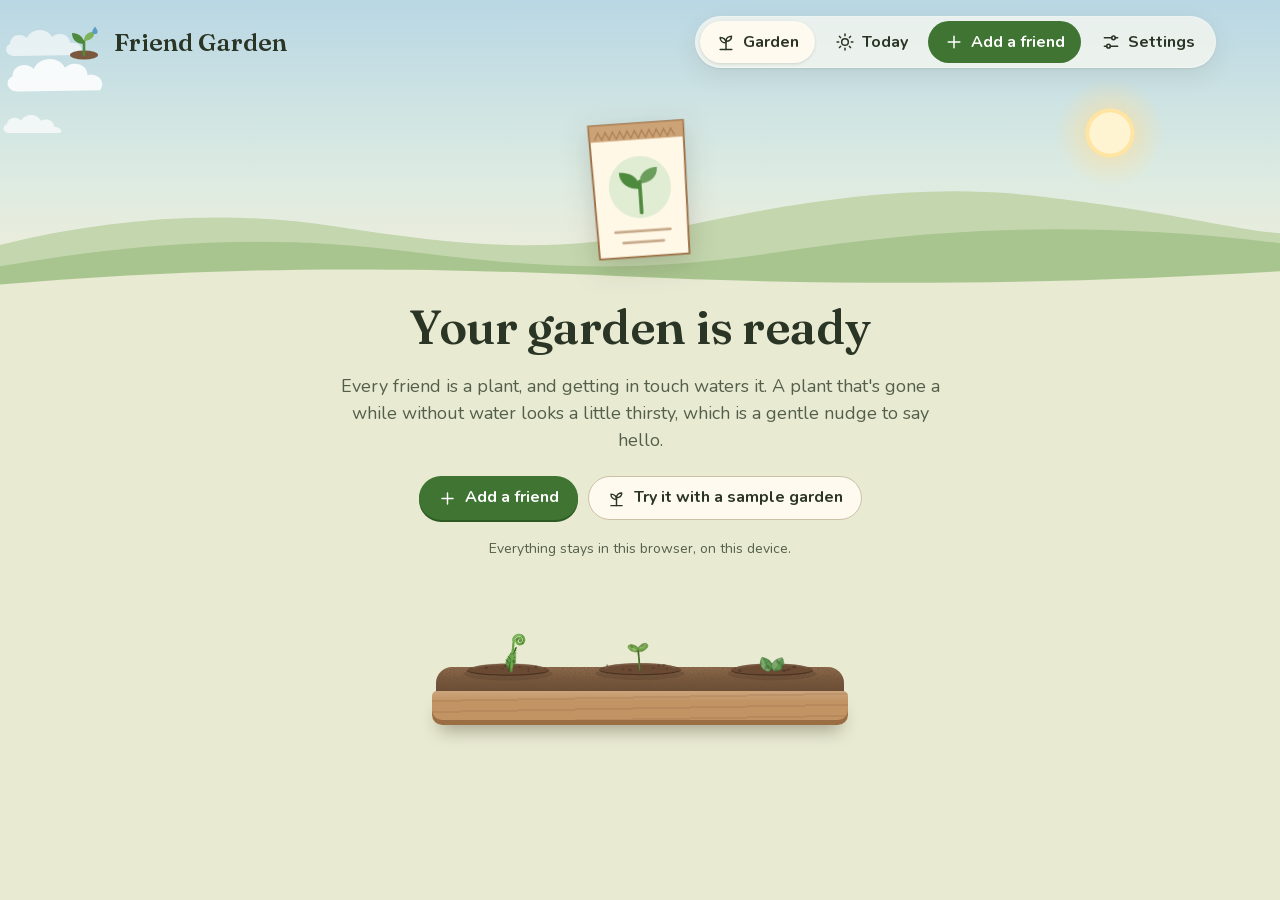
<file: app/index.html>
<!doctype html>
<html lang="en" data-theme="auto">
<head>
<meta charset="utf-8">
<meta name="viewport" content="width=device-width, initial-scale=1, viewport-fit=cover">
<title>Friend Garden</title>
<meta name="description" content="Keep in touch with the people you love: every friend is a plant, and a call is watering it. Free, no account, and it all stays on your device.">
<meta name="color-scheme" content="light dark">
<meta name="theme-color" content="#cfe2e6" media="(prefers-color-scheme: light)">
<meta name="theme-color" content="#24244e" media="(prefers-color-scheme: dark)">
<meta property="og:type" content="website">
<meta property="og:title" content="Friend Garden">
<meta property="og:description" content="Keep in touch with the people you love: every friend is a plant, and a call is watering it.">
<meta property="og:url" content="https://stuffs.tiresia.xyz/friend-garden/">
<meta property="og:image" content="https://stuffs.tiresia.xyz/covers/friend-garden.webp">
<meta name="twitter:card" content="summary_large_image">
<link rel="icon" href="icon.svg" type="image/svg+xml">
<link rel="icon" href="icon-192.png" sizes="192x192" type="image/png">
<link rel="apple-touch-icon" href="icon-192.png">
<link rel="manifest" href="manifest.webmanifest">
<meta name="apple-mobile-web-app-capable" content="yes">
<meta name="mobile-web-app-capable" content="yes">
<meta name="apple-mobile-web-app-title" content="Friend Garden">
<link rel="stylesheet" href="fonts/fonts.css">
<link rel="stylesheet" href="style.css">
<script>
  try { var t = localStorage.getItem('friend-garden.theme'); if (t === 'day' || t === 'dusk') document.documentElement.dataset.theme = t; } catch (e) {}
</script>
<script type="module" src="js/main.js"></script>
</head>
<body>
<svg class="defs" width="0" height="0" aria-hidden="true" focusable="false"><defs id="defs"></defs></svg>
<div class="sky" aria-hidden="true"></div>
<a class="skip" href="#view">Skip to the garden</a>
<header class="top">
  <a class="brand" href="#/" aria-label="Friend Garden, home">
    <svg class="mark" viewBox="0 0 40 40" aria-hidden="true" focusable="false">
      <ellipse cx="20" cy="33" rx="14" ry="4.5" fill="var(--soil)"/>
      <path d="M20 33V19" stroke="var(--accent)" stroke-width="2.6" stroke-linecap="round"/>
      <path d="M20 22c0-7-5-11-12-11 0 7 5 11 12 11z" fill="var(--accent)"/>
      <path d="M20 19c0-6 4.5-9.5 10.5-9.5 0 6-4.5 9.5-10.5 9.5z" fill="var(--leaf-2)"/>
      <path d="M31 4.5c1.4 2 2.6 3.6 2.6 5a2.6 2.6 0 0 1-5.2 0c0-1.4 1.2-3 2.6-5z" fill="var(--water)"/>
    </svg>
    <span>Friend Garden</span>
  </a>
  <nav class="tabs" aria-label="Main">
    <a href="#/" data-tab="garden"><svg class="ico" viewBox="0 0 24 24" aria-hidden="true"><path d="M12 21v-8"/><path d="M12 13c0-4-3-6.5-7-6.5 0 4 3 6.5 7 6.5z"/><path d="M12 11c0-3.6 2.6-6 6.6-6 0 3.6-2.6 6-6.6 6z"/><path d="M5 21h14"/></svg><span>Garden</span></a>
    <a href="#/today" data-tab="today"><svg class="ico" viewBox="0 0 24 24" aria-hidden="true"><circle cx="12" cy="12" r="4"/><path d="M12 2.5v2M12 19.5v2M2.5 12h2M19.5 12h2M5.3 5.3l1.4 1.4M17.3 17.3l1.4 1.4M5.3 18.7l1.4-1.4M17.3 6.7l1.4-1.4"/></svg><span>Today</span></a>
    <a href="#/add" data-tab="add" class="tab-add"><svg class="ico" viewBox="0 0 24 24" aria-hidden="true"><path d="M12 5v14M5 12h14"/></svg><span>Add a friend</span></a>
    <a href="#/settings" data-tab="settings"><svg class="ico" viewBox="0 0 24 24" aria-hidden="true"><path d="M4 7h9M17 7h3M4 17h3M11 17h9"/><circle cx="15" cy="7" r="2.2"/><circle cx="9" cy="17" r="2.2"/></svg><span>Settings</span></a>
  </nav>
</header>
<main id="view" tabindex="-1"></main>
<div class="fireflies" aria-hidden="true"></div>
<div class="toast" id="toast" role="status" aria-live="polite"></div>
<dialog id="dlg" class="sheet"></dialog>
<dialog id="confirm" class="sheet small-sheet"></dialog>
<noscript><p class="noscript">Friend Garden needs JavaScript to grow.</p></noscript>
</body>
</html>
</file>
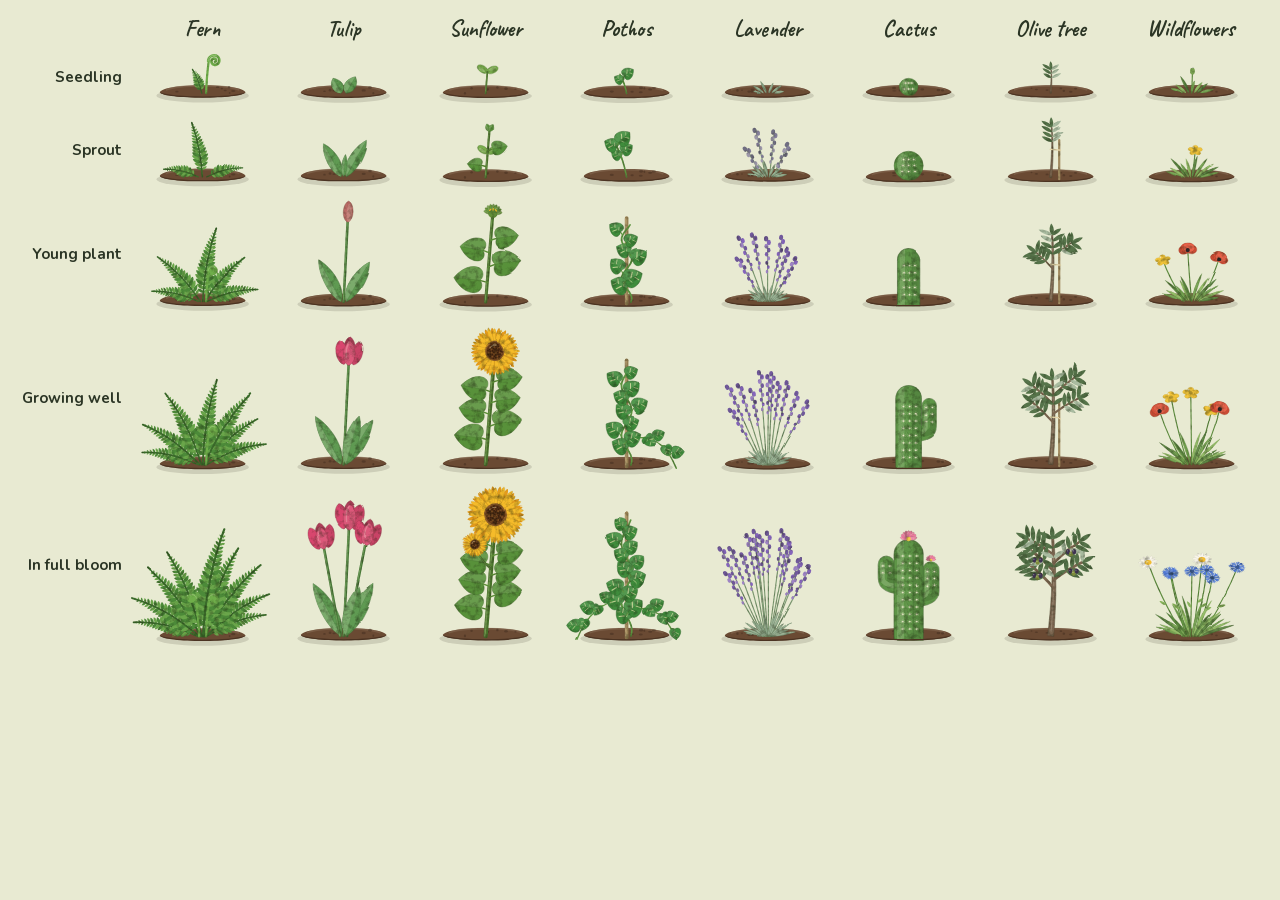
<file: test/plants.html>
<!doctype html>
<meta charset="utf-8">
<meta name="viewport" content="width=device-width, initial-scale=1">
<title>Friend Garden plant sheet</title>
<!--
  Every plant at every stage (?mode=stages) or in every mood (?mode=moods&stage=3).
  Add &dusk=1 for the dusk colors, &kinds=fern,tulip for a few kinds, &seed=x for other shapes.
  tools/docs_shots.py uses it for the pictures in docs/the-plants.md.
-->
<link rel="stylesheet" href="../app/fonts/fonts.css">
<style>
  body { margin: 0; font: 15px/1.3 Nunito, system-ui, sans-serif; background: #e8ead2; color: #2b3525; }
  body.dusk { background: #19242a; color: #efe9d8; }
  .grid { display: grid; gap: 0 4px; padding: 18px 20px 22px; align-items: end; }
  .cell { text-align: center; }
  .cell svg { width: 100%; display: block; }
  .head { font: 700 22px/1 Caveat, cursive; text-align: center; padding-bottom: 6px; }
  .row { font: 700 15px/1.2 Nunito, sans-serif; align-self: center; text-align: right; padding-right: 8px; }
</style>
<svg width="0" height="0" style="position:absolute"><defs id="defs"></defs></svg>
<div id="out"></div>
<script type="module">
import { plantSVG, KINDS, WOBBLE_DEFS } from '../app/js/plants.js';
import { STAGE_WORDS, MOOD_WORDS } from '../app/js/logic.js';
document.getElementById('defs').innerHTML = WOBBLE_DEFS;
const q = new URLSearchParams(location.search);
const dusk = q.get('dusk') === '1';
if (dusk) document.body.classList.add('dusk');
const mode = q.get('mode') || 'stages';
const kinds = q.get('kinds') ? KINDS.filter((k) => q.get('kinds').split(',').includes(k.id)) : KINDS;
const seed = q.get('seed') || 'sheet';
const rows = mode === 'stages' ? [0, 1, 2, 3, 4].map((s) => [STAGE_WORDS[s], { stage: s, mood: 'fresh' }])
  : ['fresh', 'thirsty', 'droopy'].map((m) => [MOOD_WORDS[m], { stage: +(q.get('stage') || 3), mood: m }]);
let html = `<div class="grid" style="grid-template-columns:110px repeat(${kinds.length},1fr)"><div></div>`;
for (const k of kinds) html += `<div class="head">${k.name}</div>`;
for (const [label, o] of rows) {
  html += `<div class="row">${label}</div>`;
  for (const k of kinds) html += `<div class="cell">${plantSVG({ kind: k.id, seed: `${seed}-${k.id}`, dusk, crop: true, ...o })}</div>`;
}
document.getElementById('out').innerHTML = html + '</div>';
document.documentElement.dataset.ready = '1';
</script>
</file>
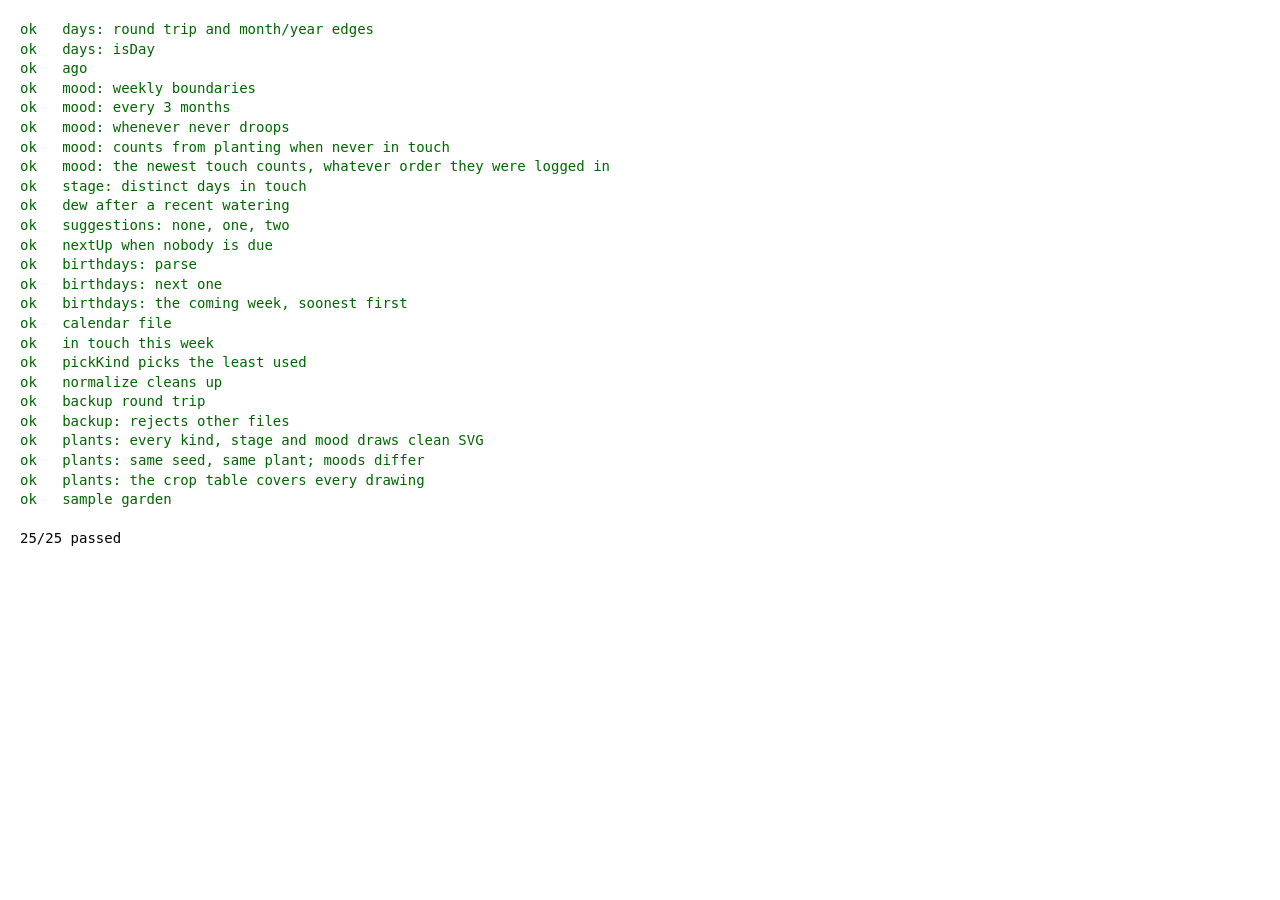
<file: test/unit.html>
<!doctype html>
<meta charset="utf-8">
<title>Friend Garden unit tests</title>
<style>body{font:14px/1.4 system-ui;margin:20px}.fail{color:#b00}.pass{color:#060}</style>
<pre id="out">Running…</pre>
<script type="module" src="unit.js"></script>
</file>
<file: app/fonts/fonts.css>
/* Self-hosted fonts (SIL Open Font License 1.1, see the OFL-*.txt files here). */
@font-face {
  font-family: 'Caveat';
  font-style: normal;
  font-weight: 500 700;
  font-display: swap;
  src: url(./caveat-latin-ext.woff2) format('woff2');
  unicode-range: U+0100-02BA, U+02BD-02C5, U+02C7-02CC, U+02CE-02D7, U+02DD-02FF, U+0304, U+0308, U+0329, U+1D00-1DBF, U+1E00-1E9F, U+1EF2-1EFF, U+2020, U+20A0-20AB, U+20AD-20C4, U+2113, U+2C60-2C7F, U+A720-A7FF;
}
@font-face {
  font-family: 'Caveat';
  font-style: normal;
  font-weight: 500 700;
  font-display: swap;
  src: url(./caveat-latin.woff2) format('woff2');
  unicode-range: U+0000-00FF, U+0131, U+0152-0153, U+02BB-02BC, U+02C6, U+02DA, U+02DC, U+0304, U+0308, U+0329, U+2000-206F, U+20AC, U+2122, U+2191, U+2193, U+2212, U+2215, U+FEFF, U+FFFD;
}
@font-face {
  font-family: 'Fraunces';
  font-style: normal;
  font-weight: 400 700;
  font-display: swap;
  src: url(./fraunces-latin-ext.woff2) format('woff2');
  unicode-range: U+0100-02BA, U+02BD-02C5, U+02C7-02CC, U+02CE-02D7, U+02DD-02FF, U+0304, U+0308, U+0329, U+1D00-1DBF, U+1E00-1E9F, U+1EF2-1EFF, U+2020, U+20A0-20AB, U+20AD-20C4, U+2113, U+2C60-2C7F, U+A720-A7FF;
}
@font-face {
  font-family: 'Fraunces';
  font-style: normal;
  font-weight: 400 700;
  font-display: swap;
  src: url(./fraunces-latin.woff2) format('woff2');
  unicode-range: U+0000-00FF, U+0131, U+0152-0153, U+02BB-02BC, U+02C6, U+02DA, U+02DC, U+0304, U+0308, U+0329, U+2000-206F, U+20AC, U+2122, U+2191, U+2193, U+2212, U+2215, U+FEFF, U+FFFD;
}
@font-face {
  font-family: 'Nunito';
  font-style: normal;
  font-weight: 400 800;
  font-display: swap;
  src: url(./nunito-latin-ext.woff2) format('woff2');
  unicode-range: U+0100-02BA, U+02BD-02C5, U+02C7-02CC, U+02CE-02D7, U+02DD-02FF, U+0304, U+0308, U+0329, U+1D00-1DBF, U+1E00-1E9F, U+1EF2-1EFF, U+2020, U+20A0-20AB, U+20AD-20C4, U+2113, U+2C60-2C7F, U+A720-A7FF;
}
@font-face {
  font-family: 'Nunito';
  font-style: normal;
  font-weight: 400 800;
  font-display: swap;
  src: url(./nunito-latin.woff2) format('woff2');
  unicode-range: U+0000-00FF, U+0131, U+0152-0153, U+02BB-02BC, U+02C6, U+02DA, U+02DC, U+0304, U+0308, U+0329, U+2000-206F, U+20AC, U+2122, U+2191, U+2193, U+2212, U+2215, U+FEFF, U+FFFD;
}
</file>
<file: app/style.css>
/* Friend Garden: a garden by day, the same garden at dusk. */

:root {
  --maxw: 1200px;
  --sky-h: 300px;
  --sky-1: #b9d7e4;
  --sky-2: #dcebe2;
  --sky-3: #f4eed8;
  --hill-1: #c3d6ad;
  --hill-2: #a9c58f;
  --lawn: #e8ead2;
  --cloud: rgba(255, 255, 255, .88);
  --glow: rgba(255, 238, 186, .55);

  --paper: #fffaf0;
  --paper-2: #f7f0df;
  --field: #fffdf8;
  --glass: rgba(255, 252, 242, .66);
  --ink: #2b3525;
  --ink-2: #545f4a;
  --ink-3: #6b7360;
  --line: #ddd5bf;
  --line-strong: #cbc1a6;
  --link: #2f6a26;
  --focus: #2a67a6;
  --danger: #a23b2a;

  --accent: #4e8a3e;
  --accent-strong: #3f7432;
  --accent-deep: #2c5a22;
  --accent-soft: #e0edd3;
  --leaf-2: #7db35b;
  --water: #5a9cc8;

  --soil: #7b583e;
  --soil-2: #654532;
  --soil-hi: #946d4f;
  --wood: #c29464;
  --wood-2: #9b6d43;
  --wood-ink: #3d2816;
  --tag: #fff8e6;
  --tag-ink: #3a301f;
  --tag-ink-2: #7a6a4c;

  --fresh-bg: #e1eed5;
  --fresh-ink: #2e5c23;
  --thirsty-bg: #f6e8c2;
  --thirsty-ink: #684f10;
  --droopy-bg: #f0dcc4;
  --droopy-ink: #6b4521;

  --shadow: 0 1px 2px rgba(70, 55, 25, .08), 0 8px 24px rgba(70, 55, 25, .09);
  --fall: 96px;
  color-scheme: light;
}

/* Dusk: the same garden, an hour after sunset. */
@media (prefers-color-scheme: dark) {
  :root:not([data-theme="day"]) {
    --sky-1: #1d214a;
    --sky-2: #46386a;
    --sky-3: #b9725e;
    --hill-1: #3b3a5c;
    --hill-2: #283246;
    --lawn: #19242a;
    --cloud: rgba(160, 140, 200, .26);
    --glow: rgba(255, 222, 160, .09);
    --paper: #222e31;
    --paper-2: #29373a;
    --field: #1b2528;
    --glass: rgba(24, 34, 38, .6);
    --ink: #efe9d8;
    --ink-2: #c4c4b0;
    --ink-3: #a3a692;
    --line: #34454a;
    --line-strong: #4b5d61;
    --link: #a7d98f;
    --focus: #9fd0ff;
    --danger: #ff9f88;
    --accent: #8cc777;
    --accent-strong: #4e8a3e;
    --accent-deep: #2f5a25;
    --accent-soft: #2b4529;
    --leaf-2: #a6d58a;
    --water: #8fc3e8;
    --soil: #4a382b;
    --soil-2: #3a2c22;
    --soil-hi: #5a4535;
    --wood: #7a5d42;
    --wood-2: #5c4430;
    --wood-ink: #f3e3c6;
    --tag: #e8dabd;
    --tag-ink: #2b2416;
    --tag-ink-2: #6f6147;
    --fresh-bg: #2b4628;
    --fresh-ink: #c4e6b3;
    --thirsty-bg: #4b4224;
    --thirsty-ink: #f3e2a8;
    --droopy-bg: #4a3628;
    --droopy-ink: #efcda8;
    --shadow: 0 1px 2px rgba(0, 0, 0, .3), 0 10px 28px rgba(0, 0, 0, .28);
    color-scheme: dark;
  }
}
:root[data-theme="dusk"] {
  --sky-1: #1d214a;
  --sky-2: #46386a;
  --sky-3: #b9725e;
  --hill-1: #3b3a5c;
  --hill-2: #283246;
  --lawn: #19242a;
  --cloud: rgba(160, 140, 200, .26);
  --glow: rgba(255, 222, 160, .09);
  --paper: #222e31;
  --paper-2: #29373a;
  --field: #1b2528;
  --glass: rgba(24, 34, 38, .6);
  --ink: #efe9d8;
  --ink-2: #c4c4b0;
  --ink-3: #a3a692;
  --line: #34454a;
  --line-strong: #4b5d61;
  --link: #a7d98f;
  --focus: #9fd0ff;
  --danger: #ff9f88;
  --accent: #8cc777;
  --accent-strong: #4e8a3e;
  --accent-deep: #2f5a25;
  --accent-soft: #2b4529;
  --leaf-2: #a6d58a;
  --water: #8fc3e8;
  --soil: #4a382b;
  --soil-2: #3a2c22;
  --soil-hi: #5a4535;
  --wood: #7a5d42;
  --wood-2: #5c4430;
  --wood-ink: #f3e3c6;
  --tag: #e8dabd;
  --tag-ink: #2b2416;
  --tag-ink-2: #6f6147;
  --fresh-bg: #2b4628;
  --fresh-ink: #c4e6b3;
  --thirsty-bg: #4b4224;
  --thirsty-ink: #f3e2a8;
  --droopy-bg: #4a3628;
  --droopy-ink: #efcda8;
  --shadow: 0 1px 2px rgba(0, 0, 0, .3), 0 10px 28px rgba(0, 0, 0, .28);
  color-scheme: dark;
}

*, *::before, *::after { box-sizing: border-box; }
html { -webkit-text-size-adjust: 100%; scroll-padding-top: 20px; }
body {
  margin: 0;
  min-height: 100vh;
  font: 16px/1.5 Nunito, ui-rounded, system-ui, sans-serif;
  color: var(--ink);
  background: var(--lawn);
  overflow-x: hidden;
  -webkit-font-smoothing: antialiased;
}
h1, h2, h3 { font-family: Fraunces, Georgia, serif; font-weight: 600; letter-spacing: -.01em; }
a { color: var(--link); text-underline-offset: 3px; }
button { font: inherit; color: inherit; }
[tabindex="-1"]:focus { outline: none; }
:focus-visible { outline: 3px solid var(--focus); outline-offset: 2px; }
.sr { position: absolute; width: 1px; height: 1px; overflow: hidden; clip: rect(0 0 0 0); white-space: nowrap; }
.defs { position: absolute; width: 0; height: 0; overflow: hidden; }
.muted { color: var(--ink-2); }
.small { font-size: 14px; }
.skip { position: absolute; left: 12px; top: -60px; z-index: 30; background: var(--paper); padding: 10px 14px; border-radius: 10px; }
.skip:focus { top: 12px; }
.noscript { position: relative; z-index: 2; text-align: center; padding: 40px 16px; }

.ico { width: 20px; height: 20px; flex: none; fill: none; stroke: currentColor; stroke-width: 1.8; stroke-linecap: round; stroke-linejoin: round; }

/* ---------------------------------------------------------------- sky */

.sky {
  position: absolute; inset: 0 0 auto 0; height: var(--sky-h); z-index: 0; overflow: hidden;
  background: linear-gradient(180deg, var(--sky-1) 0%, var(--sky-2) 58%, var(--sky-3) 100%);
}
.sun {
  position: absolute; right: 9%; top: 78px; width: 110px; height: 110px; border-radius: 50%;
  background: radial-gradient(circle, #fff4d2 0 26%, #ffe4a2 27% 31%, rgba(255, 220, 150, .42) 32%, rgba(255, 220, 150, 0) 70%);
}
.moon { display: none; position: absolute; right: 10%; top: 86px; width: 52px; fill: #f6ecca; filter: drop-shadow(0 0 16px rgba(255, 238, 190, .55)); }
.stars { display: none; position: absolute; inset: 0 0 35% 0; }
.stars i { position: absolute; border-radius: 50%; background: #fff6da; opacity: .75; animation: twinkle 5s ease-in-out infinite; }
.clouds .cloud { position: absolute; left: 0; fill: var(--cloud); animation: drift linear infinite; }
.cloud.c1 { top: 44px; width: 150px; animation-duration: 160s; animation-delay: -40s; }
.cloud.c2 { top: 100px; width: 104px; animation-duration: 210s; animation-delay: -150s; opacity: .8; }
.cloud.c3 { top: 18px; width: 120px; animation-duration: 190s; animation-delay: -95s; opacity: .7; }
.hills { position: absolute; left: 0; bottom: -1px; width: 100%; height: 132px; }
.hills .h1 { fill: var(--hill-1); }
.hills .h2 { fill: var(--hill-2); }
.hills .h3 { fill: var(--lawn); }
@keyframes drift { from { transform: translateX(-200px); } to { transform: translateX(110vw); } }
@keyframes twinkle { 50% { opacity: .25; } }

:root[data-theme="dusk"] .sun { display: none; }
:root[data-theme="dusk"] .moon, :root[data-theme="dusk"] .stars { display: block; }
@media (prefers-color-scheme: dark) {
  :root:not([data-theme="day"]) .sun { display: none; }
  :root:not([data-theme="day"]) .moon, :root:not([data-theme="day"]) .stars { display: block; }
}

/* Fireflies over the garden at dusk. */
.fireflies { display: none; position: fixed; inset: 0; z-index: 3; pointer-events: none; }
.fireflies i {
  position: absolute; width: 5px; height: 5px; border-radius: 50%; background: #f6f9a8;
  box-shadow: 0 0 6px 2px rgba(236, 244, 130, .8), 0 0 18px 7px rgba(220, 236, 110, .28);
  animation: ff-move var(--fd) ease-in-out infinite alternate, ff-blink var(--fb) ease-in-out infinite;
}
@keyframes ff-move { to { transform: translate(var(--fx), var(--fy)); } }
@keyframes ff-blink { 0%, 100% { opacity: .1; } 45%, 60% { opacity: 1; } }
:root[data-theme="dusk"] #view[data-screen="garden"] ~ .fireflies { display: block; }
@media (prefers-color-scheme: dark) {
  :root:not([data-theme="day"]) #view[data-screen="garden"] ~ .fireflies { display: block; }
}

/* ---------------------------------------------------------------- header and tabs */

.top {
  position: relative; z-index: 2; max-width: var(--maxw); margin: 0 auto; padding: 16px 24px 4px;
  display: flex; align-items: center; justify-content: space-between; gap: 16px;
}
.brand { display: flex; align-items: center; gap: 10px; color: var(--ink); text-decoration: none; font: 600 25px/1 Fraunces, Georgia, serif; min-height: 44px; border-radius: 12px; }
.brand .mark { width: 40px; height: 40px; }
.tabs { display: flex; gap: 4px; padding: 5px; border-radius: 999px; background: var(--glass); box-shadow: inset 0 0 0 1px rgba(255, 255, 255, .25), var(--shadow); -webkit-backdrop-filter: blur(10px); backdrop-filter: blur(10px); }
.tabs a {
  display: flex; align-items: center; gap: 7px; min-height: 42px; padding: 0 16px; border-radius: 999px;
  color: var(--ink); text-decoration: none; font-weight: 700; white-space: nowrap;
}
.tabs a:hover { background: var(--paper-2); }
.tabs a[aria-current="page"] { background: var(--paper); box-shadow: 0 1px 3px rgba(40, 30, 10, .14); }
.tabs a.tab-add { background: var(--accent-strong); color: #fff; }
.tabs a.tab-add:hover { background: var(--accent-deep); }
.tabs a.tab-add[aria-current="page"] { box-shadow: 0 0 0 2px var(--paper), 0 0 0 4px var(--accent-strong); }

/* ---------------------------------------------------------------- page */

#view { position: relative; z-index: 1; max-width: var(--maxw); margin: 0 auto; padding: 4px 24px 80px; }
.page-head h1 { font-size: clamp(36px, 5.2vw, 54px); line-height: 1.04; margin: 22px 0 6px; }
.lede { font-size: 18px; color: var(--ink-2); margin: 0 0 18px; max-width: 46em; }
.back { display: inline-flex; align-items: center; gap: 4px; min-height: 42px; margin-top: 10px; padding-right: 10px; color: var(--ink); font-weight: 700; text-decoration: none; border-radius: 10px; }
.back:hover { text-decoration: underline; }
.card { background: var(--paper); border-radius: 22px; padding: 22px 24px; box-shadow: var(--shadow); }
.card h2 { font-size: 25px; line-height: 1.2; margin: 0 0 12px; }
.actions { display: flex; flex-wrap: wrap; gap: 10px; align-items: center; }
.note-bar {
  display: flex; flex-wrap: wrap; align-items: center; gap: 8px 14px; margin: 0 0 14px; padding: 10px 16px;
  border-radius: 16px; background: var(--paper); box-shadow: var(--shadow); color: var(--ink-2); font-weight: 600;
}
.note-bar p { margin: 0; }
.note-bar .ico { color: var(--water); }

/* ---------------------------------------------------------------- buttons */

.btn {
  display: inline-flex; align-items: center; justify-content: center; gap: 8px; min-height: 44px; padding: 0 18px;
  border-radius: 999px; border: 1.5px solid var(--line-strong); background: var(--paper); color: var(--ink);
  font: 700 16px/1.1 Nunito, system-ui, sans-serif; text-decoration: none; cursor: pointer; text-align: center;
  transition: background .15s, transform .15s;
}
.btn:hover { background: var(--paper-2); }
.btn:active { transform: translateY(1px); }
.btn.primary { background: var(--accent-strong); border-color: transparent; color: #fff; box-shadow: 0 2px 0 var(--accent-deep); }
.btn.primary:hover { background: var(--accent-deep); }
.btn.quiet { background: transparent; border-color: transparent; }
.btn.quiet:hover { background: var(--paper-2); }
.btn.small { min-height: 40px; padding: 0 14px; font-size: 15px; }
.btn.big { min-height: 52px; padding: 0 26px; font-size: 18px; }
.btn.danger { color: var(--danger); }
.btn.danger-fill { background: var(--danger); border-color: transparent; color: #fff; }
:root[data-theme="dusk"] .btn.danger-fill { color: #2a1410; }
@media (prefers-color-scheme: dark) { :root:not([data-theme="day"]) .btn.danger-fill { color: #2a1410; } }
.btn:disabled { opacity: .5; cursor: default; }
.btn .ico { width: 19px; height: 19px; }
.link { background: none; border: 0; padding: 0 2px; min-height: 40px; color: var(--link); font-weight: 700; text-decoration: underline; text-underline-offset: 3px; cursor: pointer; }
.icon-btn { width: 42px; height: 42px; border-radius: 50%; border: 0; background: transparent; color: var(--ink-2); display: grid; place-items: center; cursor: pointer; }
.icon-btn:hover { background: var(--paper-2); color: var(--ink); }
.icon-btn:disabled { opacity: .35; cursor: default; background: transparent; }

.seg { display: inline-flex; gap: 2px; padding: 4px; border-radius: 999px; background: var(--glass); box-shadow: inset 0 0 0 1px var(--line); -webkit-backdrop-filter: blur(8px); backdrop-filter: blur(8px); }
.seg button {
  display: inline-flex; align-items: center; gap: 6px; min-height: 40px; padding: 0 14px; border: 0; border-radius: 999px;
  background: transparent; color: var(--ink-2); font-weight: 700; font-size: 15px; cursor: pointer; white-space: nowrap;
}
.seg button[aria-pressed="true"] { background: var(--paper); color: var(--ink); box-shadow: 0 1px 3px rgba(40, 30, 10, .16); }
.seg .ico { width: 18px; height: 18px; }

/* ---------------------------------------------------------------- the garden */

.garden-head h1 { margin-top: 26px; }
.garden-head .lede a { font-weight: 700; }
.toolbar { display: flex; flex-wrap: wrap; gap: 10px; margin: 0 0 6px; }
.sample-bar { justify-content: space-between; }

.beds { display: flex; flex-wrap: wrap; align-items: flex-end; gap: 34px 40px; margin: 30px 0 30px; }
.bed { flex: 0 0 auto; width: calc(var(--c) * var(--cell) + 20px); max-width: 100%; }
.bed-sign { position: relative; margin: 0 0 -2px 18px; font: 700 27px/1 Caveat, cursive; color: var(--wood-ink); }
.bed-sign span {
  position: relative; z-index: 1; display: inline-block; padding: 6px 18px 9px; border-radius: 7px; transform: rotate(-2deg);
  background: repeating-linear-gradient(177deg, transparent 0 7px, rgba(70, 40, 15, .08) 7px 9px), var(--wood);
  box-shadow: inset 0 -3px 0 var(--wood-2), 0 4px 10px rgba(40, 25, 10, .25);
}
.bed-rows { display: flex; flex-direction: column; gap: 22px; }
.planter {
  --plank: 42px;
  position: relative; display: grid; grid-template-columns: repeat(var(--c), minmax(0, var(--cell))); padding: 0 10px; isolation: isolate;
}
/* The soil, then the wooden front of the planter. */
.planter::before {
  content: ""; position: absolute; z-index: -1; left: 4px; right: 4px; bottom: calc(var(--plank) - 6px); height: 30px; border-radius: 16px 16px 0 0;
  background:
    url("data:image/svg+xml,%3Csvg xmlns='http://www.w3.org/2000/svg' width='160' height='60'%3E%3Cfilter id='n'%3E%3CfeTurbulence type='fractalNoise' baseFrequency='.8' numOctaves='2' stitchTiles='stitch'/%3E%3CfeColorMatrix values='0 0 0 0 .14 0 0 0 0 .09 0 0 0 0 .04 0 0 0 -1.6 1.05'/%3E%3C/filter%3E%3Crect width='160' height='60' filter='url(%23n)'/%3E%3C/svg%3E"),
    linear-gradient(180deg, var(--soil-hi), var(--soil) 40%, var(--soil-2));
}
.planter::after {
  content: ""; position: absolute; z-index: -1; left: 0; right: 0; bottom: 0; height: var(--plank); border-radius: 5px 5px 10px 10px;
  background:
    repeating-linear-gradient(179deg, transparent 0 9px, rgba(70, 40, 15, .09) 9px 11px),
    linear-gradient(180deg, rgba(255, 255, 255, .16), transparent 30%),
    var(--wood);
  box-shadow: inset 0 -5px 0 var(--wood-2), 0 12px 18px -8px rgba(40, 25, 10, .4);
}
.cell { display: flex; align-items: flex-end; justify-content: center; min-width: 0; }
.plant {
  position: relative; display: flex; flex-direction: column; align-items: center; width: 100%;
  padding: 0 0 7px; border-radius: 16px; color: var(--tag-ink); text-decoration: none;
}
.plant-art { position: relative; display: block; width: 100%; transition: transform .25s ease; transform-origin: 50% 92%; }
.plant-art svg { display: block; width: 100%; height: auto; overflow: visible; transform-origin: 50% 88%; animation: sway var(--sway, 7s) ease-in-out var(--sway-delay, 0s) infinite alternate; }
@keyframes sway { from { transform: rotate(-1.1deg); } to { transform: rotate(1.1deg); } }
.plant:hover .plant-art, .plant:focus-visible .plant-art { transform: translateY(-4px); }
.plant:focus-visible { outline-offset: -1px; }
.tag {
  position: relative; display: inline-flex; align-items: center; justify-content: center; gap: 3px; max-width: calc(100% - 6px);
  min-height: 29px; margin-top: -4px; padding: 2px 8px 3px;
  border-radius: 4px; background: var(--tag); color: var(--tag-ink); font: 700 20px/1 Caveat, cursive;
  transform: rotate(var(--tilt, 0deg)); box-shadow: 0 1px 0 rgba(0, 0, 0, .18), 0 2px 5px rgba(30, 20, 5, .22);
}
.tag > span { overflow: hidden; text-overflow: ellipsis; white-space: nowrap; padding-bottom: 2px; }
.tag .thirst { width: 14px; height: 14px; stroke: #3f7fae; stroke-width: 2.3; }
.plant:hover .tag > span { text-decoration: underline; text-decoration-thickness: 1.5px; text-underline-offset: 3px; }

.seed-spot .spot { display: flex; align-items: flex-end; justify-content: center; width: 100%; height: 84px; padding-bottom: 12px; }
.seed-spot .spot .ico { width: 54px; height: 54px; padding: 14px; border-radius: 50%; border: 2px dashed var(--line-strong); color: var(--ink-2); background: var(--glass); stroke-width: 2.4; transition: background .2s; }
.seed-spot:hover .spot .ico { background: var(--paper); color: var(--ink); }
.seed-spot .tag { background: transparent; box-shadow: none; transform: none; color: var(--wood-ink); }

/* The watering list, pinned beside the garden on wide screens. */
.garden-wrap { display: grid; grid-template-columns: minmax(0, 1fr) 300px; gap: 30px; align-items: start; }
.notebook {
  position: sticky; top: 18px; margin-top: 44px; padding: 26px 20px 20px 50px; border-radius: 4px 4px 10px 4px;
  color: var(--tag-ink); transform: rotate(1.2deg); box-shadow: 0 2px 0 rgba(0, 0, 0, .06), 0 14px 28px rgba(40, 30, 10, .2);
  background:
    linear-gradient(90deg, transparent 36px, rgba(214, 96, 84, .45) 36px 38px, transparent 38px),
    repeating-linear-gradient(180deg, transparent 0 33px, rgba(90, 140, 190, .28) 33px 34px),
    var(--tag);
  background-position: 0 0, 0 14px, 0 0;
}
.notebook::before { content: ""; position: absolute; top: -12px; left: 50%; width: 92px; height: 26px; margin-left: -46px; background: rgba(150, 190, 120, .55); transform: rotate(-3deg); }
.notebook h2 { margin: 0 0 6px; font: 700 30px/1.1 Caveat, cursive; letter-spacing: 0; }
.notebook h3 { margin: 18px 0 4px; font: 700 24px/1.1 Caveat, cursive; letter-spacing: 0; }
.notebook ul { list-style: none; margin: 0; padding: 0; }
.notebook li { display: flex; align-items: center; justify-content: space-between; gap: 8px; min-height: 34px; }
.notebook li a { display: inline-flex; align-items: center; gap: 6px; min-width: 0; min-height: 34px; color: var(--tag-ink); font: 700 22px/1 Caveat, cursive; text-decoration: none; white-space: nowrap; overflow: hidden; text-overflow: ellipsis; }
.notebook li a .ico { flex: none; }
.notebook li a:hover { text-decoration: underline; }
.notebook li a .ico { width: 15px; height: 15px; stroke: #3f7fae; stroke-width: 2.2; }
.notebook small { color: var(--tag-ink-2); font-size: 13px; white-space: nowrap; }
.notebook p { margin: 4px 0 0; font: 700 22px/1.4 Caveat, cursive; }
.notebook .link { min-height: 34px; color: var(--tag-ink); font: 700 21px/1 Caveat, cursive; }
@media (max-width: 1199px) {
  .garden-wrap { display: block; }
  .notebook { display: none; }
}

/* The list view, for screen readers and quick scanning. */
.friend-list { list-style: none; margin: 20px 0 0; padding: 8px; }
.friend-list li + li { border-top: 1px solid var(--line); }
.friend-list .row {
  display: grid; grid-template-columns: 60px minmax(0, 320px) minmax(0, 1fr) 150px; gap: 16px; align-items: center;
  min-height: 76px; padding: 4px 12px; border-radius: 14px; color: inherit; text-decoration: none;
}
.friend-list .row:hover { background: var(--paper-2); }
.thumb svg { display: block; width: 60px; height: 75px; }
.who strong { display: block; font-size: 17px; }
.who small, .when { color: var(--ink-2); font-size: 15px; }

.friend-list .mood-chip { justify-self: end; }
.mood-chip { display: inline-flex; align-items: center; gap: 5px; padding: 3px 11px 3px 8px; border-radius: 999px; font-weight: 800; font-size: 14px; white-space: nowrap; }
.mood-chip .ico { width: 15px; height: 15px; stroke-width: 2.2; }
.mood-chip.mood-fresh { background: var(--fresh-bg); color: var(--fresh-ink); }
.mood-chip.mood-thirsty { background: var(--thirsty-bg); color: var(--thirsty-ink); }
.mood-chip.mood-droopy { background: var(--droopy-bg); color: var(--droopy-ink); }

/* The empty garden. */
.empty { text-align: center; max-width: 620px; margin: 0 auto; padding-top: 34px; }
.empty .note-bar { text-align: left; }
.empty-art .packet { width: 128px; height: 156px; filter: drop-shadow(0 8px 14px rgba(40, 30, 10, .18)); transform: rotate(-4deg); }
.empty h1 { font-size: clamp(34px, 5vw, 48px); margin: 18px 0 10px; }
.empty .lede { margin: 0 auto 22px; }
.empty .actions { justify-content: center; }
.empty .small { margin-top: 18px; }
.empty-planter { display: flex; justify-content: center; margin-top: 34px; }
.empty-planter .planter { --c: 3; --cell: 132px; --plank: 34px; padding-bottom: 40px; }
.empty-planter .cell { height: 92px; }
.empty-planter svg { width: 100%; height: auto; overflow: visible; }

/* ---------------------------------------------------------------- today */

.today-grid { display: grid; grid-template-columns: minmax(0, 1.65fr) minmax(0, 1fr); grid-template-areas: "hello bdays" "hello week"; gap: 20px; align-items: start; margin-top: 30px; }
.today-grid .hello { grid-area: hello; }
.today-grid .bdays { grid-area: bdays; }
.today-grid .week { grid-area: week; }
.today-empty { margin-top: 30px; max-width: 640px; }
.calm { color: var(--ink-2); margin: 0 0 10px; font-size: 17px; }
.suggest-grid { display: grid; grid-template-columns: minmax(0, 1fr); gap: 14px; }
.suggest { display: grid; grid-template-columns: 150px minmax(0, 1fr); gap: 18px; align-items: center; padding: 14px 18px 16px 10px; border-radius: 18px; background: var(--paper-2); }
.s-plant { display: flex; align-items: flex-end; position: relative; min-height: 150px; --fall: 90px; }
.s-plant .plant-art svg { overflow: visible; }
.s-body h3 { margin: 4px 0 2px; font-size: 24px; line-height: 1.15; }
.s-body h3 a { color: var(--ink); text-decoration: none; }
.s-body h3 a:hover { text-decoration: underline; }
.s-meta { margin: 0 0 8px; color: var(--ink-2); font-size: 15px; }
.ask-note {
  display: inline-block; max-width: 100%; margin: 4px 0 14px; padding: 7px 13px 9px; border-radius: 6px;
  background: var(--tag); color: var(--tag-ink); font: 700 23px/1.15 Caveat, cursive; overflow-wrap: anywhere;
  transform: rotate(-.6deg); box-shadow: 0 1px 0 rgba(0, 0, 0, .12), 0 4px 10px rgba(40, 30, 10, .12);
}
.ask-label { display: block; font: 800 11px/1.4 Nunito, sans-serif; letter-spacing: .09em; text-transform: uppercase; color: var(--tag-ink-2); }
.more { margin: 16px 0 0; color: var(--ink-2); }
.bday-list { list-style: none; margin: 0 0 8px; padding: 0; }
.bday-list li { display: grid; grid-template-columns: 96px minmax(0, 1fr) auto; gap: 12px; align-items: center; padding: 10px 0; border-bottom: 1px dashed var(--line); }
.bday-when strong { display: block; }
.bday-when small, .bday-who small { display: block; color: var(--ink-2); font-size: 14px; }
.bday-who a { font-weight: 800; }
.bday-ico { width: 26px; height: 26px; color: var(--accent); }
.mini-garden { list-style: none; margin: 4px 0 0; padding: 0; display: flex; flex-wrap: wrap; gap: 6px; }
.mini-garden a { display: flex; flex-direction: column; align-items: center; justify-content: flex-end; width: 118px; height: 100%; text-decoration: none; }
.mini-garden .plant-art svg { overflow: visible; }
.mini-garden .tag { font-size: 18px; margin-top: -6px; }
.mini-garden li { display: flex; }

/* ---------------------------------------------------------------- one friend */

.friend { display: grid; grid-template-columns: minmax(260px, 400px) minmax(0, 1fr); gap: 40px; align-items: start; margin-top: 6px; }
.friend-stage { position: relative; border-radius: 50% 50% 24px 24px / 38% 38% 24px 24px; background: radial-gradient(60% 55% at 50% 45%, var(--glow), transparent 70%); }
.friend-plant { position: relative; --fall: 200px; }
.friend-info .kicker { margin: 18px 0 0; text-transform: uppercase; letter-spacing: .09em; font-size: 13px; font-weight: 800; color: var(--ink-2); }
.friend-info h1 { font-size: clamp(36px, 5vw, 54px); line-height: 1.05; margin: 4px 0 12px; overflow-wrap: anywhere; }
.sample-chip { background: var(--paper-2); padding: 1px 8px; border-radius: 999px; letter-spacing: .04em; }
.mood-line { display: flex; flex-wrap: wrap; align-items: center; gap: 8px 12px; margin: 0; font-size: 17px; color: var(--ink-2); }
.ask-box { margin: 20px 0; padding: 16px 18px 12px; border-radius: 18px; background: var(--paper); box-shadow: var(--shadow); }
.ask-box h2 { margin: 0 0 4px; font: 800 12px/1.4 Nunito, sans-serif; letter-spacing: .09em; text-transform: uppercase; color: var(--ink-2); }
.ask-box .ask-note { margin: 6px 0 8px; font-size: 26px; }
.ask-box .muted { margin: 4px 0 6px; }
.ask-box .btn { margin-left: -10px; }
.facts { display: grid; grid-template-columns: repeat(3, minmax(0, 1fr)); gap: 10px; margin: 22px 0 0; }
.facts div { padding: 10px 14px; border-radius: 14px; background: var(--glass); box-shadow: inset 0 0 0 1px var(--line); }
.facts dt { font-size: 12px; font-weight: 800; letter-spacing: .07em; text-transform: uppercase; color: var(--ink-2); }
.facts dd { margin: 2px 0 0; font-weight: 700; }
.history { margin-top: 34px; }
.timeline { list-style: none; margin: 0; padding: 0; }
.timeline li { display: grid; grid-template-columns: 42px minmax(0, 1fr) 42px; gap: 14px; align-items: start; padding: 12px 0; border-top: 1px dashed var(--line); }
.t-icon { display: grid; place-items: center; width: 42px; height: 42px; border-radius: 50%; background: var(--fresh-bg); color: var(--fresh-ink); }
.t-head { margin: 8px 0 0; }
.t-head time { margin-left: 4px; }
.t-head .muted { margin-left: 4px; font-size: 15px; }
.t-note { margin: 2px 0 0; color: var(--ink-2); overflow-wrap: anywhere; }

/* ---------------------------------------------------------------- forms */

.form { display: grid; gap: 24px; max-width: 900px; margin-top: 20px; padding: 26px 28px; }
.field { border: 0; margin: 0; padding: 0; min-width: 0; }
.field > label, .field > legend, .sheet-form legend, .sheet-form > label { display: block; padding: 0; margin: 0 0 8px; font-weight: 800; font-size: 16px; }
.opt { font-weight: 600; color: var(--ink-2); }
input:not([type="radio"]):not([type="file"]), select, textarea {
  width: 100%; min-height: 46px; padding: 10px 14px; border-radius: 12px; border: 1.5px solid var(--line-strong);
  background: var(--field); color: var(--ink); font: inherit;
}
textarea { resize: vertical; line-height: 1.4; }
input[aria-invalid="true"] { border-color: var(--danger); }
.err { margin: 6px 0 0; color: var(--danger); font-weight: 700; }
.chips { display: flex; flex-wrap: wrap; gap: 8px; }
.chip input, .pp input, .how input { position: absolute; opacity: 0; width: 1px; height: 1px; margin: 0; }
.chip span {
  display: inline-flex; align-items: center; min-height: 42px; padding: 0 16px; border-radius: 999px; cursor: pointer;
  border: 1.5px solid var(--line-strong); background: var(--field); font-weight: 700;
}
.chip input:checked + span, .how input:checked + span { background: var(--accent-strong); border-color: transparent; color: #fff; }
.chip input:focus-visible + span, .pp input:focus-visible + .pp-card, .how input:focus-visible + span { outline: 3px solid var(--focus); outline-offset: 2px; }
.plant-pick { display: grid; grid-template-columns: repeat(auto-fill, minmax(84px, 1fr)); gap: 8px; }
.pp-card {
  display: flex; flex-direction: column; align-items: center; height: 100%; padding: 4px 4px 10px; border-radius: 16px; cursor: pointer;
  border: 2px solid var(--line); background: var(--field); font-weight: 700; font-size: 15px; text-align: center;
}
.pp-card:hover { border-color: var(--line-strong); }
.pp-art { display: flex; align-items: flex-end; justify-content: center; width: 84px; height: 108px; }
.pp-art svg { width: 84px; height: auto; display: block; }
.pick-for-me svg { width: 66px; height: 86px; margin-bottom: 10px; transform: rotate(-4deg); }
.pp input:checked + .pp-card { border-color: var(--accent); background: var(--accent-soft); }
.bday { display: grid; grid-template-columns: minmax(0, 1.5fr) minmax(0, 1fr) minmax(0, 1fr); gap: 8px; max-width: 480px; }
.form-actions { display: flex; flex-wrap: wrap; gap: 10px; align-items: center; }
.form-actions .danger { margin-left: auto; }
#f-newgroup { margin-top: 8px; }
#f-group { max-width: 480px; }

/* ---------------------------------------------------------------- settings */

.settings-grid { display: grid; grid-template-columns: repeat(2, minmax(0, 1fr)); gap: 20px; align-items: start; margin-top: 26px; }
.settings-grid .card p { margin: 0 0 14px; }
.settings-grid .card .actions + p { margin: 12px 0 0; }
.group-list { list-style: none; margin: 0 0 10px; padding: 0; }
.group-list li { display: grid; grid-template-columns: minmax(0, 1fr) auto 42px 42px 42px; gap: 4px; align-items: center; padding: 4px 0; }
.g-count { width: 76px; color: var(--ink-2); font-size: 14px; padding: 0 4px; text-align: right; white-space: nowrap; }
.group-add { display: flex; gap: 8px; }
.group-add input { flex: 1; }
.links a { font-weight: 700; }
.danger-zone h2 { color: var(--danger); }

/* ---------------------------------------------------------------- dialogs */

dialog.sheet {
  width: min(540px, calc(100vw - 32px)); max-height: calc(100vh - 40px); padding: 0; border: 0; border-radius: 24px;
  background: var(--paper); color: var(--ink); box-shadow: 0 24px 70px rgba(0, 0, 0, .38); overflow: auto;
}
dialog.small-sheet { width: min(440px, calc(100vw - 32px)); }
dialog::backdrop { background: rgba(28, 33, 22, .5); }
.sheet-form { display: grid; gap: 16px; padding: 22px 24px 22px; }
.sheet-form fieldset { border: 0; margin: 0; padding: 0; min-width: 0; }
.sheet-form h2 { margin: 0; font-size: 27px; line-height: 1.15; }
.sheet-form p { margin: 0; color: var(--ink-2); }
.sheet-head { display: flex; justify-content: space-between; align-items: flex-start; gap: 10px; }
.sheet-head .icon-btn { flex: none; margin: -6px -10px 0 0; }
.how-pick { display: grid; grid-template-columns: repeat(5, minmax(0, 1fr)); gap: 8px; }
.how span {
  display: flex; flex-direction: column; align-items: center; justify-content: center; gap: 4px; min-height: 68px; padding: 8px 2px;
  border-radius: 14px; border: 1.5px solid var(--line-strong); background: var(--field); font-size: 13px; font-weight: 800;
  text-align: center; line-height: 1.1; cursor: pointer;
}
.how .ico { width: 24px; height: 24px; }
.sheet-form input[type="date"] { margin-top: 10px; max-width: 240px; }
.sheet-actions { display: flex; flex-wrap: wrap; gap: 10px; margin-top: 2px; }

/* ---------------------------------------------------------------- toast */

.toast {
  position: fixed; left: 50%; bottom: 28px; z-index: 60; width: max-content; max-width: min(560px, calc(100vw - 32px)); padding: 12px 18px;
  border-radius: 14px; background: var(--ink); color: var(--paper); font-weight: 700; box-shadow: 0 10px 30px rgba(0, 0, 0, .25);
  opacity: 0; transform: translate(-50%, 16px); transition: opacity .25s, transform .25s; pointer-events: none;
}
.toast.show { opacity: 1; transform: translate(-50%, 0); }

/* ---------------------------------------------------------------- watering and growing */

.watering { position: absolute; left: 0; right: 0; bottom: 0; aspect-ratio: 1; z-index: 5; pointer-events: none; }
.watering .can { position: absolute; right: -6%; top: -4%; width: 62%; transform-origin: 58% 68%; animation: can 2s ease-in-out both; filter: drop-shadow(0 4px 6px rgba(20, 30, 40, .25)); }
.watering .drops { position: absolute; left: 40%; top: 29%; width: 24px; height: 10px; }
.watering .drops i {
  position: absolute; top: 0; left: calc(50% + var(--dx)); width: 5px; height: 8px; border-radius: 50% 50% 50% 50% / 62% 62% 38% 38%;
  background: var(--water); opacity: 0; animation: drop .62s ease-in calc(.62s + var(--dd)) 2;
}
@keyframes can {
  0% { opacity: 0; transform: translate(26%, -26%) rotate(8deg); }
  18% { opacity: 1; transform: none; }
  32%, 74% { opacity: 1; transform: rotate(-40deg); }
  90% { opacity: 1; transform: none; }
  100% { opacity: 0; transform: translate(18%, -18%); }
}
@keyframes drop { 0% { opacity: 0; transform: translateY(0); } 15% { opacity: .95; } 100% { opacity: 0; transform: translateY(var(--fall)); } }
.perk .plant-art { animation: perk .9s cubic-bezier(.3, 1.5, .5, 1); }
@keyframes perk { 0% { transform: scale(.95, .9); } 55% { transform: scale(1.03, 1.06); } 100% { transform: none; } }
.grew .plant-art::after, .planted .plant-art::after {
  content: ""; position: absolute; inset: 0; pointer-events: none;
  background:
    radial-gradient(circle at 28% 30%, #fff6c4 0 2.5px, transparent 3.5px),
    radial-gradient(circle at 72% 22%, #fff6c4 0 3px, transparent 4px),
    radial-gradient(circle at 60% 48%, #fff6c4 0 2px, transparent 3px),
    radial-gradient(circle at 38% 56%, #fff6c4 0 2.5px, transparent 3.5px);
  animation: sparkle 1.6s ease-out forwards;
}
@keyframes sparkle { 0% { opacity: 0; transform: scale(.7); } 30% { opacity: 1; } 100% { opacity: 0; transform: scale(1.15) translateY(-10px); } }
.planted .plant-art { animation: sprout 1.1s cubic-bezier(.3, 1.4, .5, 1); }
@keyframes sprout { 0% { opacity: 0; transform: scale(.3) translateY(18%); } 100% { opacity: 1; transform: none; } }

/* ---------------------------------------------------------------- phones */

@media (max-width: 760px) {
  :root { --sky-h: 240px; }
  .sun { top: 50px; right: 3%; width: 84px; height: 84px; }
  .moon { top: 58px; right: 6%; width: 38px; }
  .top { padding: 12px 16px 0; }
  .brand { font-size: 22px; }
  .brand .mark { width: 36px; height: 36px; }
  .tabs {
    position: fixed; left: 0; right: 0; bottom: 0; z-index: 20; justify-content: space-around; gap: 2px;
    padding: 6px 6px calc(6px + env(safe-area-inset-bottom)); border-radius: 0; background: var(--paper);
    box-shadow: 0 -1px 0 var(--line), 0 -8px 24px rgba(0, 0, 0, .07); -webkit-backdrop-filter: none; backdrop-filter: none;
  }
  .tabs a { flex: 1; flex-direction: column; justify-content: center; gap: 2px; min-height: 54px; padding: 4px 2px; border-radius: 14px; font-size: 12px; }
  .tabs a .ico { width: 22px; height: 22px; }
  .tabs a[aria-current="page"] { background: var(--paper-2); box-shadow: none; color: var(--ink); }
  .tabs a.tab-add { background: transparent; color: var(--ink); }
  .tabs a.tab-add .ico { width: 30px; height: 30px; padding: 5px; margin-top: -3px; border-radius: 50%; background: var(--accent-strong); color: #fff; stroke-width: 2.4; }
  .tabs a.tab-add[aria-current="page"] { box-shadow: none; background: var(--paper-2); }
  #view { padding: 0 16px 120px; }
  .toast { bottom: calc(86px + env(safe-area-inset-bottom)); }
  .page-head h1 { margin-top: 18px; }
  .lede { font-size: 17px; }
  .card { padding: 18px 18px; border-radius: 20px; }
  .seg button { padding: 0 12px; font-size: 14px; }
  .beds { gap: 28px; margin: 24px 0 20px; }
  .bed-sign { margin-left: 10px; font-size: 24px; }
  .planter { --plank: 36px; padding: 0 4px; }
  .planter::before { height: 24px; }
  .tag { font-size: 17px; min-height: 25px; padding: 2px 6px 3px; }
  .tag .thirst { display: none; }
  .seed-spot .spot .ico { width: 46px; height: 46px; padding: 11px; }
  .friend-list { padding: 4px; }
  .friend-list .row { grid-template-columns: 52px minmax(0, 1fr); gap: 2px 12px; padding: 8px 6px; }
  .friend-list .thumb { grid-row: span 3; }
  .thumb svg { width: 52px; height: 65px; }
  .friend-list .when { font-size: 14px; }
  .t-head .muted { display: block; margin-left: 0; }
  .t-head time { margin-left: 2px; }
  .friend-list .mood-chip { justify-self: start; }
  .empty-planter .planter { --cell: 100px; }
  .today-grid { grid-template-columns: minmax(0, 1fr); grid-template-areas: "hello" "bdays" "week"; margin-top: 20px; gap: 16px; }
  .suggest-grid { grid-template-columns: minmax(0, 1fr); }
  .suggest { grid-template-columns: 104px minmax(0, 1fr); gap: 8px; padding: 12px 12px 14px 4px; }
  .s-plant { min-height: 120px; }
  .s-body h3 { font-size: 22px; }
  .ask-note { font-size: 21px; }
  .friend { grid-template-columns: minmax(0, 1fr); gap: 0; }
  .friend-stage { max-width: 270px; width: 78%; margin: 0 auto; }
  .friend-plant { --fall: 150px; }
  .friend-info .kicker { margin-top: 4px; text-align: center; }
  .friend-info h1 { text-align: center; }
  .mood-line { justify-content: center; text-align: center; }
  .friend-info .actions { justify-content: center; }
  .facts { grid-template-columns: minmax(0, 1fr); }
  .form { padding: 20px 16px; gap: 22px; }
  .plant-pick { grid-template-columns: repeat(3, minmax(0, 1fr)); gap: 8px; }
  .pp-art { width: 76px; height: 98px; }
  .pp-art svg { width: 76px; }
  .pick-for-me svg { width: 58px; height: 76px; }
  .form-actions .danger { margin-left: 0; }
  .settings-grid { grid-template-columns: minmax(0, 1fr); gap: 16px; margin-top: 18px; }
  .group-list li { grid-template-columns: minmax(0, 1fr) 42px 42px 42px; }
  .g-count { display: none; }
  dialog.sheet { width: 100vw; max-width: 100vw; margin: auto 0 0; border-radius: 24px 24px 0 0; max-height: 92vh; }
  .sheet-form { padding: 20px 18px calc(22px + env(safe-area-inset-bottom)); }
  .how-pick { gap: 6px; }
  .how span { font-size: 12px; min-height: 64px; }
}

@media (max-width: 380px) {
  .seg button span { display: none; }
  .seg button { padding: 0 12px; }
}

@media (min-width: 761px) and (max-width: 1000px) {
  .tabs a { padding: 0 12px; }
  .today-grid { grid-template-columns: minmax(0, 1fr); grid-template-areas: "hello" "bdays" "week"; }
  .friend { grid-template-columns: minmax(220px, 320px) minmax(0, 1fr); gap: 28px; }
  .facts { grid-template-columns: minmax(0, 1fr); }
}

@media (prefers-reduced-motion: reduce) {
  *, *::before, *::after { animation: none !important; transition: none !important; scroll-behavior: auto !important; }
  .fireflies i { opacity: .7; }
}
</file>
